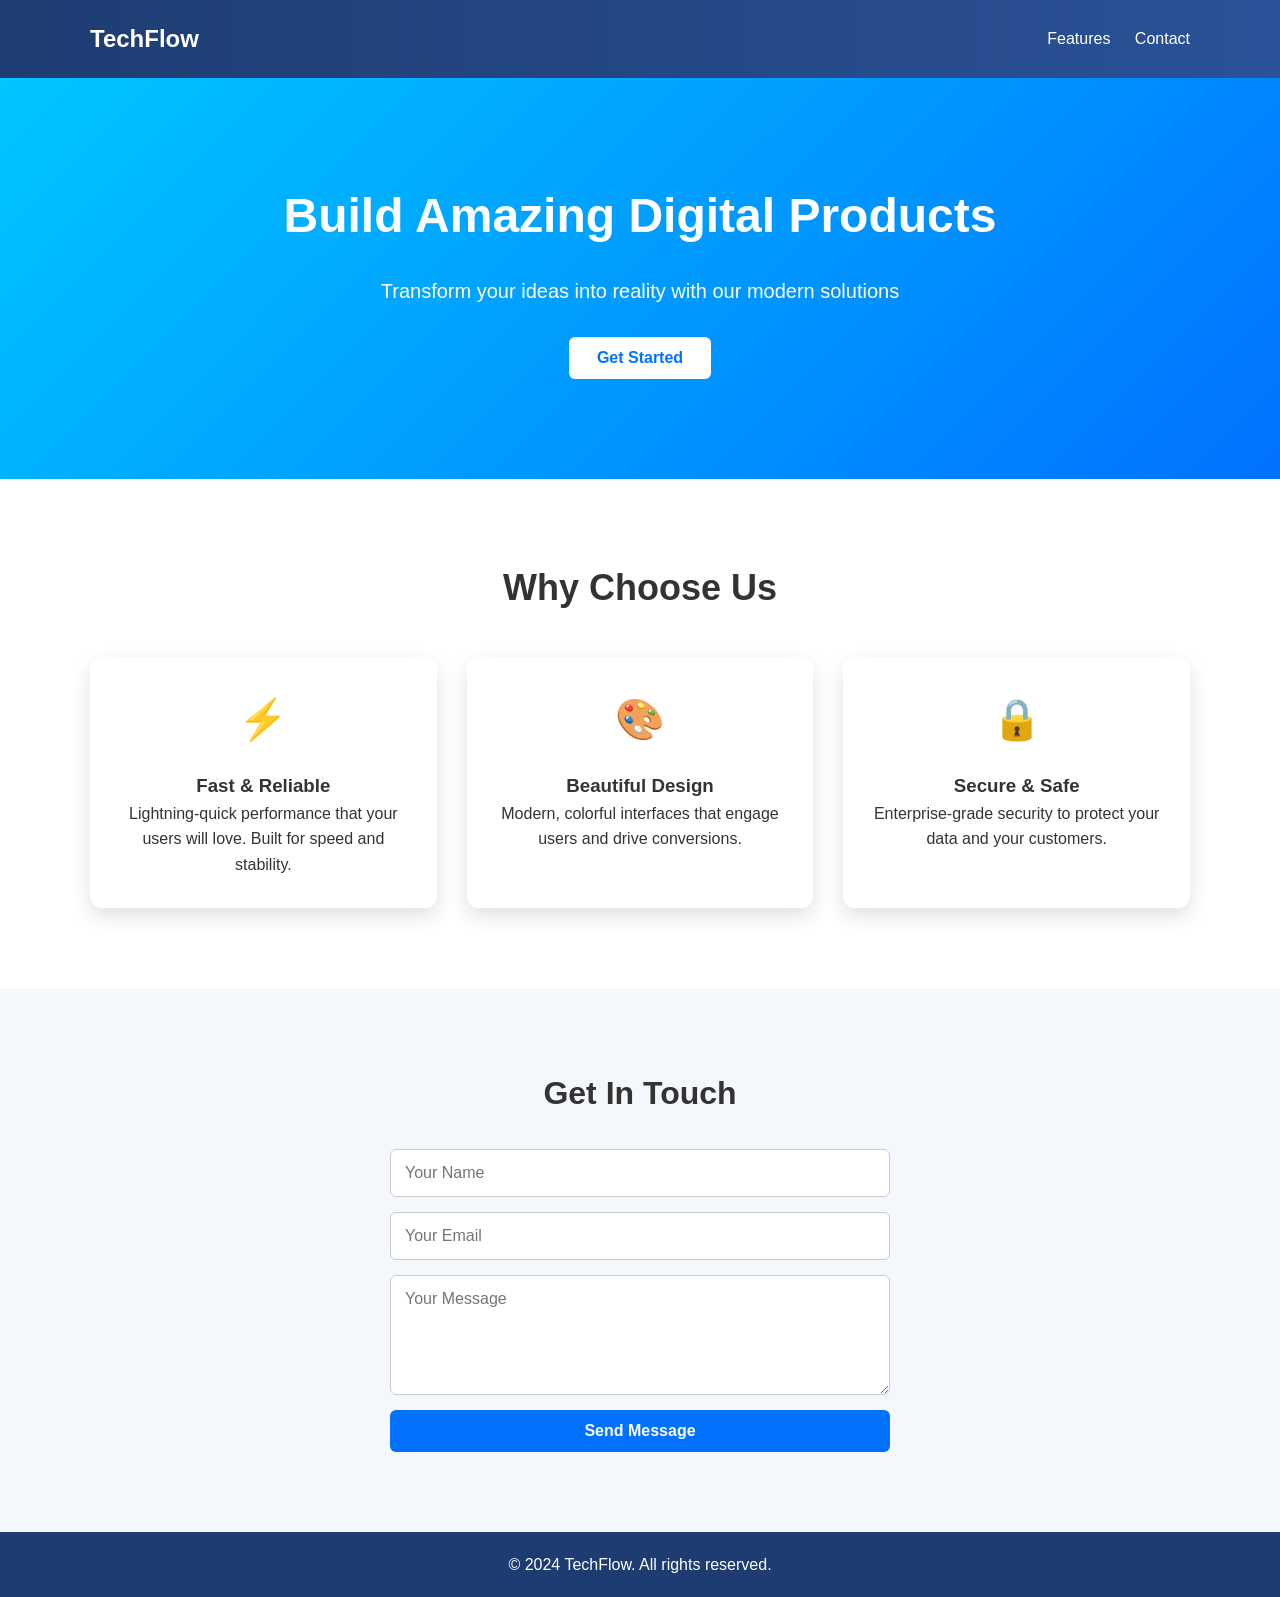
<file: index.html>
<!DOCTYPE html>
<html lang="en">
<head>
    <meta charset="UTF-8">
    <meta name="viewport" content="width=device-width, initial-scale=1.0">
    <title>TechFlow - Digital Solutions</title>
    <style>
        /* RESET & BASE STYLES */
        * {
            margin: 0;
            padding: 0;
            box-sizing: border-box;
        }

        body {
            font-family: 'Segoe UI', Tahoma, Geneva, Verdana, sans-serif;
            line-height: 1.6;
            color: #333;
        }

        /* TODO: Add your CSS here! */
        /* Instructions:
           1. Style the header with a gradient background and flexbox navigation
           2. Create the hero section with a gradient, centered content, and CTA button
           3. Style the features cards with flexbox, shadows, and hover effects
           4. Design the contact form section with inputs and button
           5. Add responsive design for mobile devices
        */
        header {
  background: linear-gradient(90deg, #1e3c72, #2a5298);
  color: white;
  padding: 20px;
}

.header-container {
  max-width: 1100px;
  margin: 0 auto;
  display: flex;
  justify-content: space-between;
  align-items: center;
}

.logo {
  font-size: 24px;
  font-weight: bold;
}

nav a {
  color: white;
  text-decoration: none;
  margin-left: 20px;
  font-weight: 500;
}

.hero {
  background: linear-gradient(135deg, #00c6ff, #0072ff);
  color: white;
  text-align: center;
  padding: 100px 20px;
}

.hero h1 {
  font-size: 48px;
  margin-bottom: 20px;
}

.hero p {
  font-size: 20px;
  margin-bottom: 30px;
}

.hero button,
form button {
  background-color: white;
  color: #0072ff;
  border: none;
  padding: 12px 28px;
  border-radius: 6px;
  font-size: 16px;
  cursor: pointer;
  font-weight: bold;
}

.features {
  padding: 80px 20px;
  text-align: center;
}

.features h2 {
  font-size: 36px;
  margin-bottom: 40px;
}

.cards-container {
  max-width: 1100px;
  margin: 0 auto;
  display: flex;
  gap: 30px;
  justify-content: center;
}

.card {
  background-color: white;
  padding: 30px;
  border-radius: 12px;
  box-shadow: 0 8px 20px rgba(0, 0, 0, 0.12);
  flex: 1;
  transition: transform 0.3s ease;
}

.card:hover {
  transform: translateY(-10px);
}

.card-icon {
  font-size: 40px;
  margin-bottom: 20px;
}

.form-section {
  background-color: #f4f7fb;
  padding: 80px 20px;
}

.form-container {
  max-width: 500px;
  margin: 0 auto;
  text-align: center;
}

.form-container h2 {
  font-size: 32px;
  margin-bottom: 30px;
}

form {
  display: flex;
  flex-direction: column;
  gap: 15px;
}

input,
textarea {
  padding: 14px;
  border: 1px solid #ccc;
  border-radius: 6px;
  font-family: inherit;
  font-size: 16px;
}

textarea {
  min-height: 120px;
}

form button {
  background-color: #0072ff;
  color: white;
}

footer {
  background-color: #1e3c72;
  color: white;
  text-align: center;
  padding: 20px;
}

@media (max-width: 768px) {
  .header-container {
    flex-direction: column;
    gap: 15px;
  }

  nav a {
    margin: 0 10px;
  }

  .hero h1 {
    font-size: 34px;
  }

  .cards-container {
    flex-direction: column;
  }
} v
    </style>
</head>
<body>
    <!-- HEADER / NAVIGATION -->
    <header>
        <div class="header-container">
            <div class="logo">TechFlow</div>
            <nav>
                <a href="#features">Features</a>
                <a href="#contact">Contact</a>
            </nav>
        </div>
    </header>

    <!-- HERO SECTION -->
    <section class="hero">
        <h1>Build Amazing Digital Products</h1>
        <p>Transform your ideas into reality with our modern solutions</p>
        <button>Get Started</button>
    </section>

    <!-- FEATURES SECTION -->
    <section class="features" id="features">
        <h2>Why Choose Us</h2>
        <div class="cards-container">
            <!-- CARD 1 -->
            <div class="card">
                <div class="card-icon">⚡</div>
                <h3>Fast & Reliable</h3>
                <p>Lightning-quick performance that your users will love. Built for speed and stability.</p>
            </div>

            <!-- CARD 2 -->
            <div class="card">
                <div class="card-icon">🎨</div>
                <h3>Beautiful Design</h3>
                <p>Modern, colorful interfaces that engage users and drive conversions.</p>
            </div>

            <!-- CARD 3 -->
            <div class="card">
                <div class="card-icon">🔒</div>
                <h3>Secure & Safe</h3>
                <p>Enterprise-grade security to protect your data and your customers.</p>
            </div>
        </div>
    </section>

    <!-- CONTACT FORM SECTION -->
    <section class="form-section" id="contact">
        <div class="form-container">
            <h2>Get In Touch</h2>
            <form>
                <input type="text" placeholder="Your Name" required>
                <input type="email" placeholder="Your Email" required>
                <textarea placeholder="Your Message" required></textarea>
                <button type="submit">Send Message</button>
            </form>
        </div>
    </section>

    <!-- FOOTER -->
    <footer>
        <p>&copy; 2024 TechFlow. All rights reserved.</p>
    </footer>
</body>
</html>
</file>
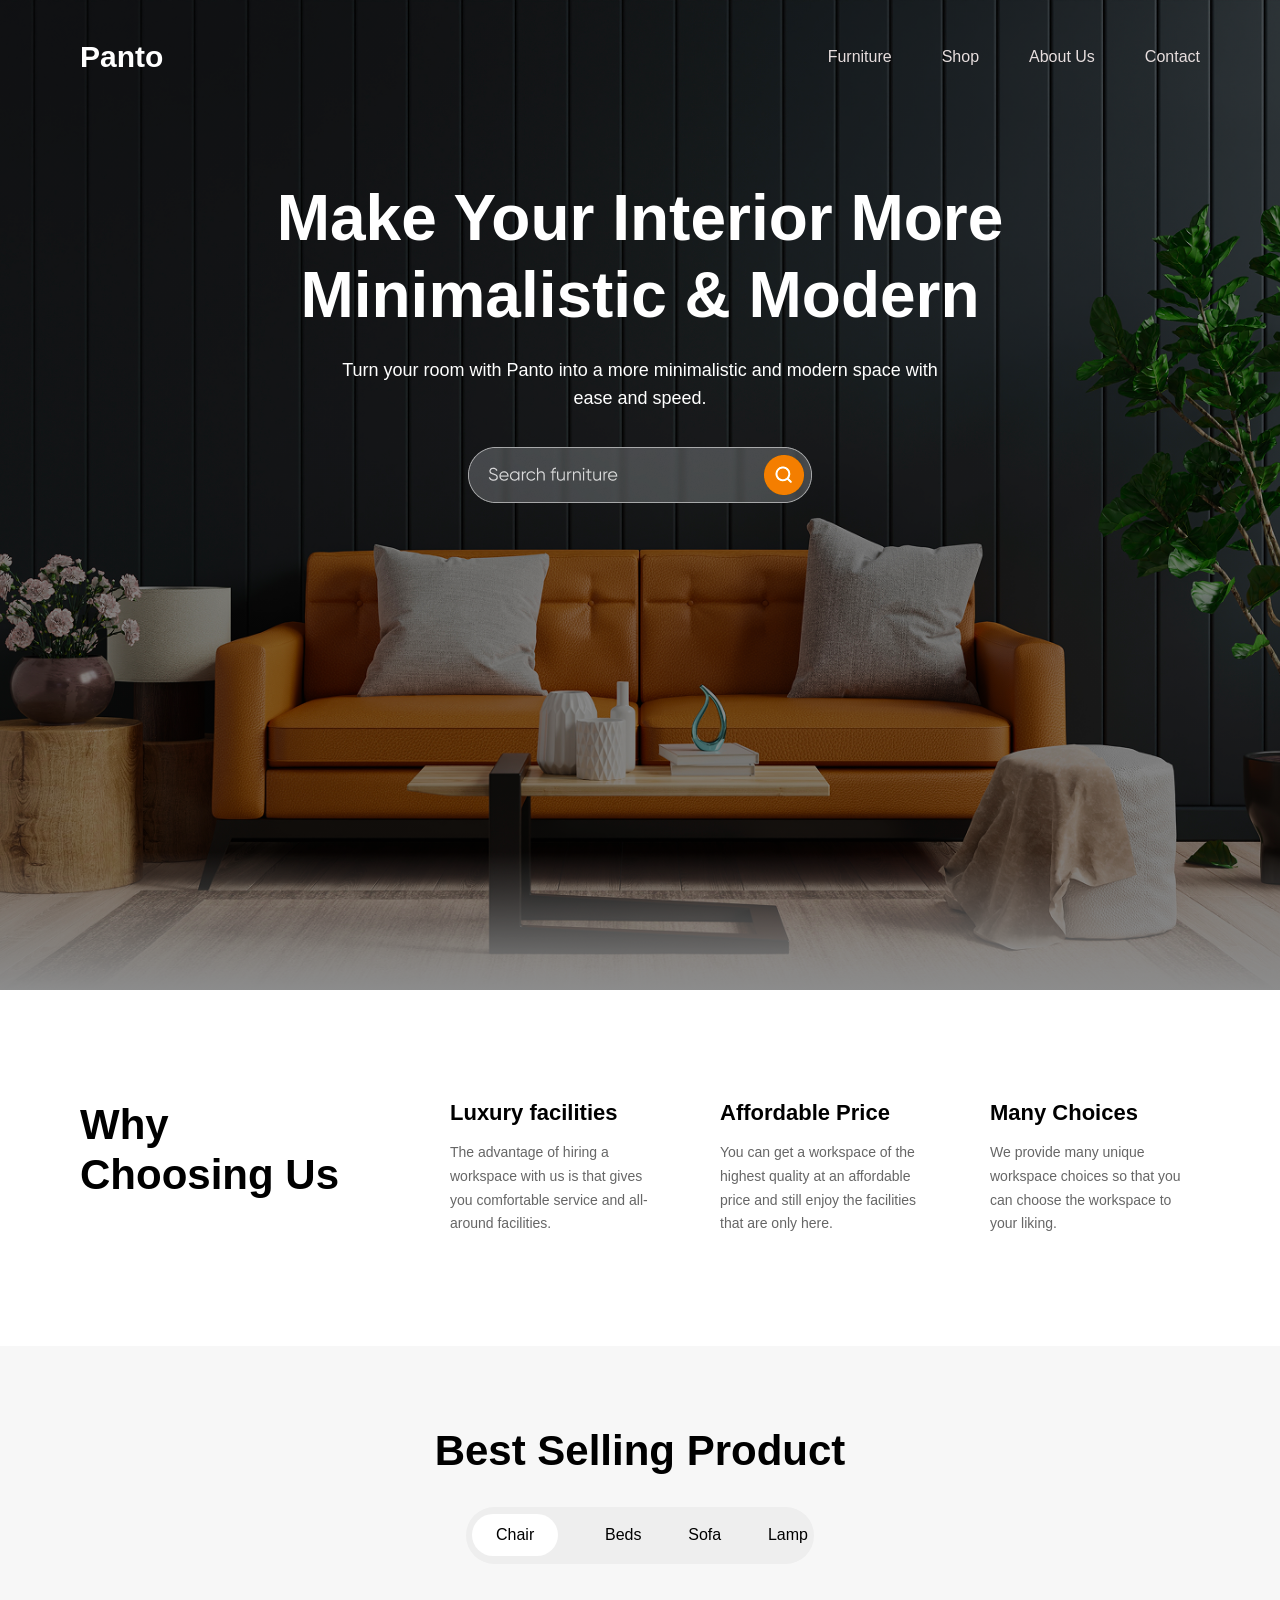
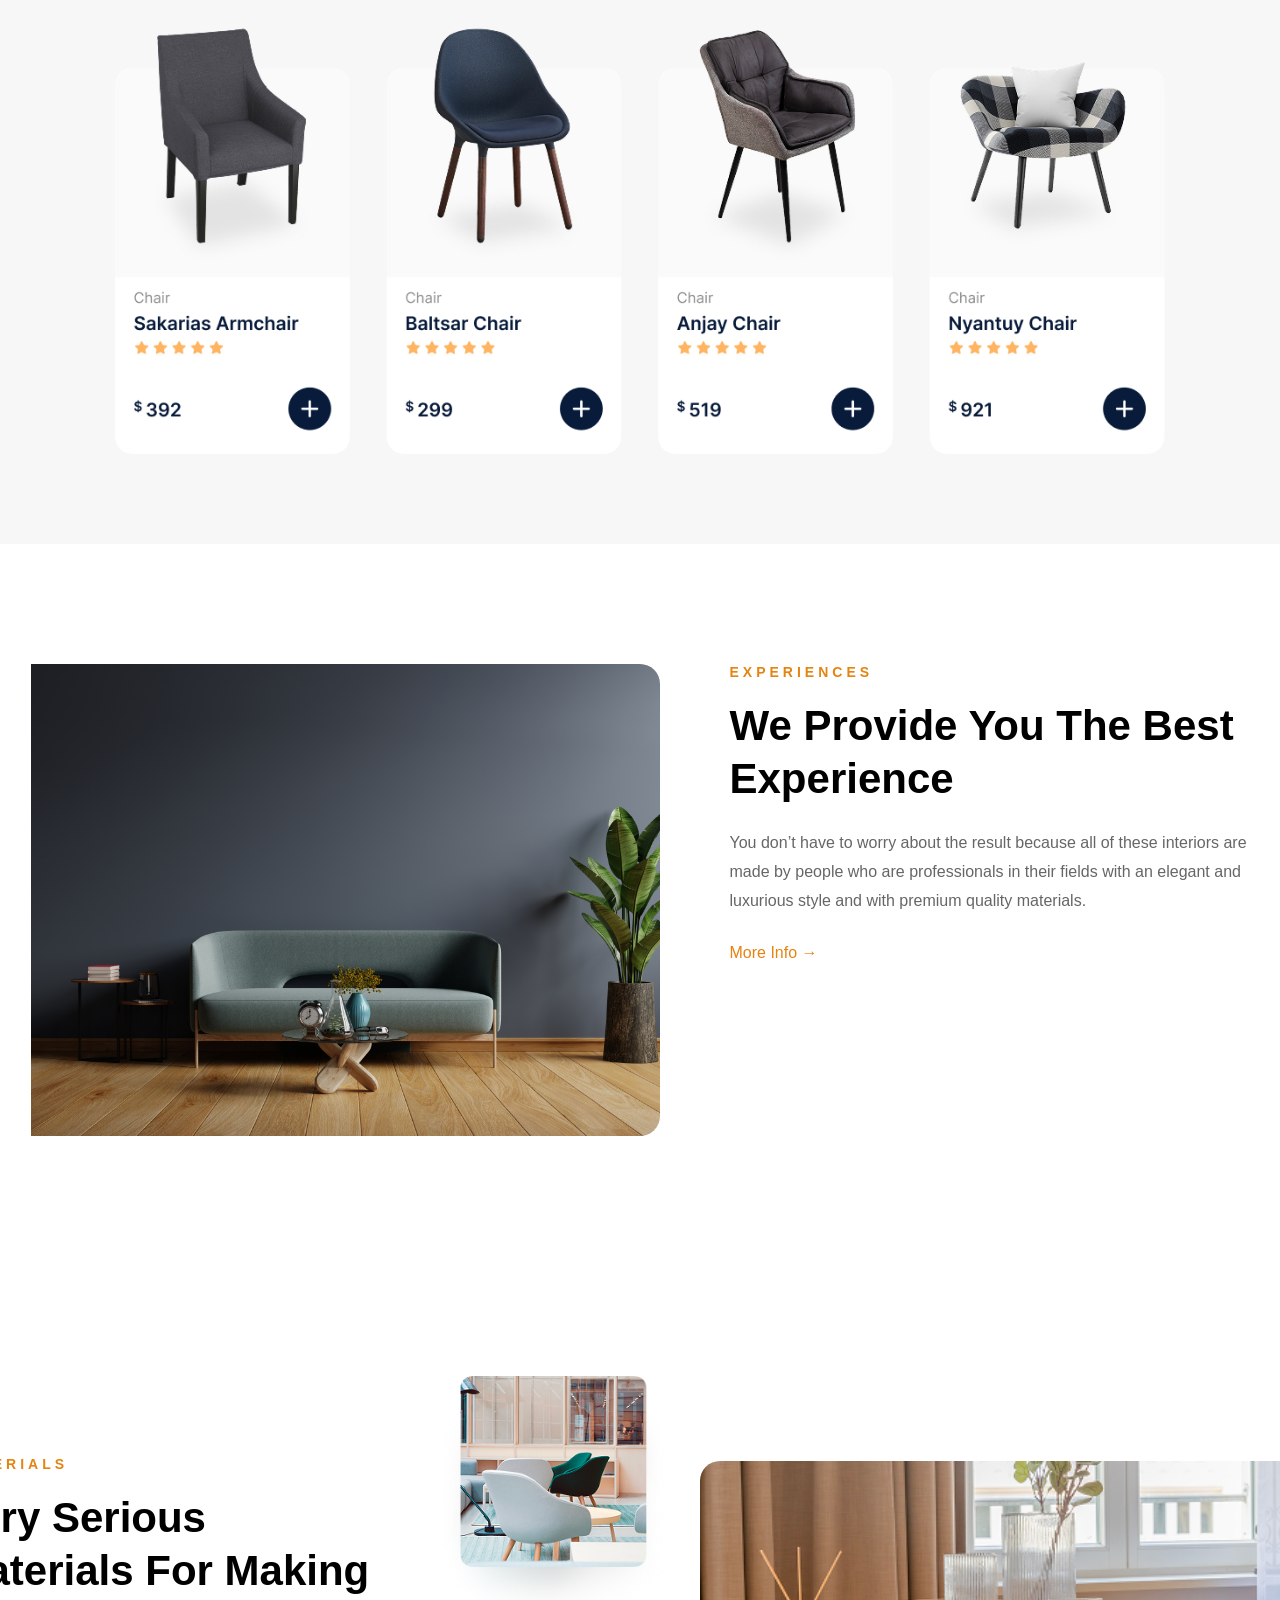
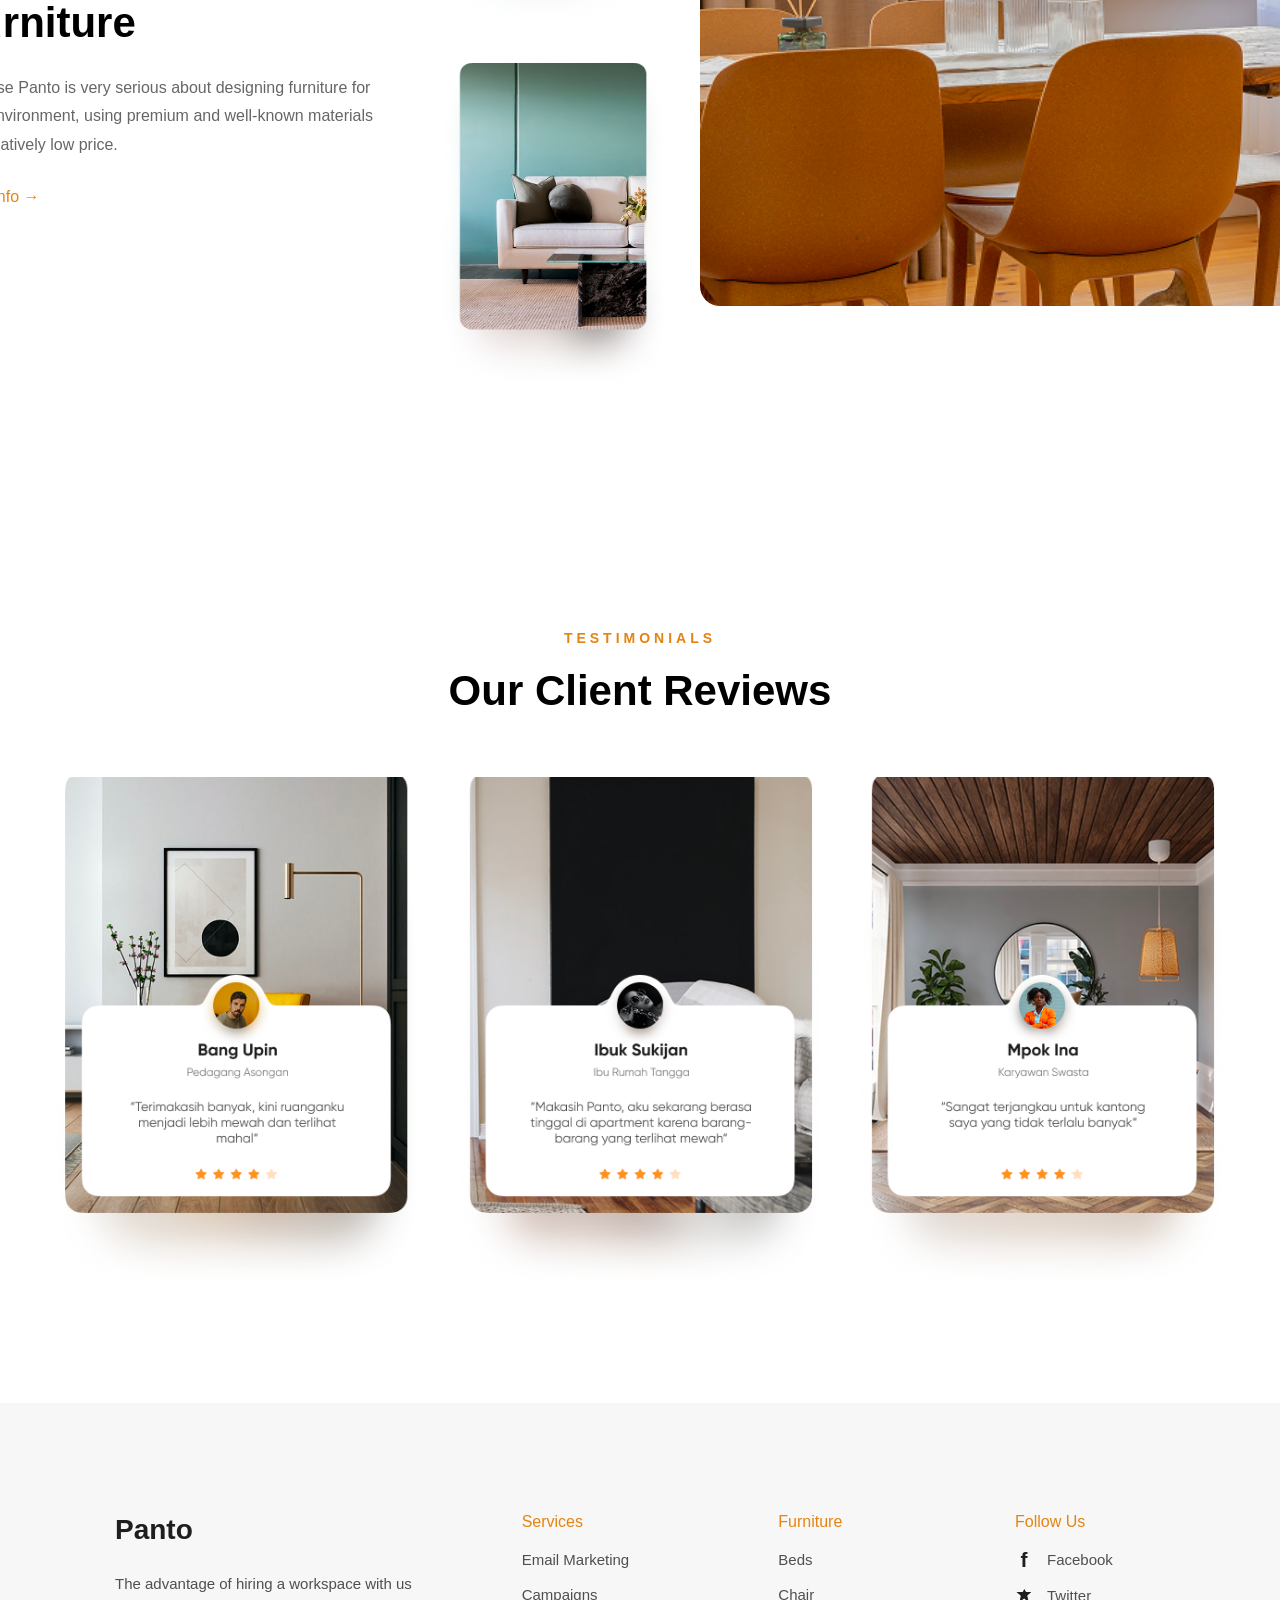
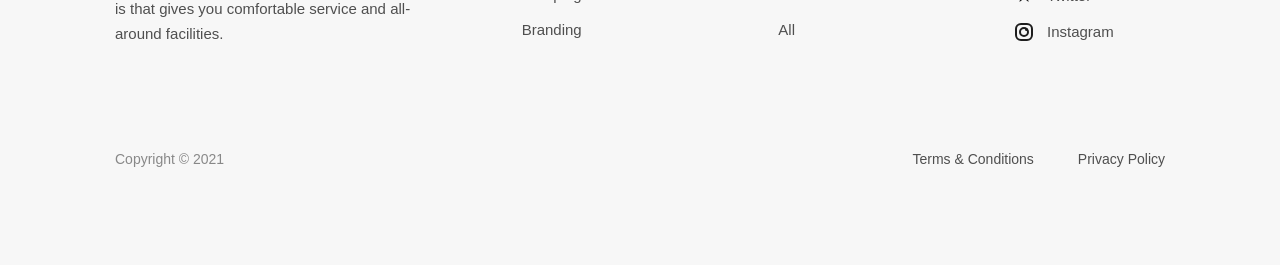
<file: landing_page.html>
<!DOCTYPE html>
<html lang="en">
<head>
    <meta charset="UTF-8">
    <meta name="viewport" content="width=device-width, initial-scale=1.0">
    <title>Panto</title>
    <link rel="stylesheet" href="style.css">
</head>
<body>

<main>

  <section class="hero">

    <header class="site-header">

      <h2 class="logo">Panto</h2>

      <nav>
        <a href="#">Furniture</a>
        <a href="#">Shop</a>
        <a href="#">About Us</a>
        <a href="#">Contact</a>
      </nav>

    </header>

    <h1>Make Your Interior More Minimalistic & Modern</h1>

    <p>
      Turn your room with Panto into a more minimalistic and modern space with ease and speed.
    </p>

    <div class="hero-search">
      <img src="search.png" alt="Search">
    </div>

  </section>
  
  <section class="why">
  <h2>Why Choosing Us</h2>

  <div class="why-container">
    <div>
      <h3>Luxury facilities</h3>
      <p>The advantage of hiring a workspace with us is that gives you comfortable service and all-around facilities.</p>
    </div>

    <div>
      <h3>Affordable Price</h3>
      <p>You can get a workspace of the highest quality at an affordable price and still enjoy the facilities that are only here.</p>
    </div>

    <div>
      <h3>Many Choices</h3>
      <p>We provide many unique workspace choices so that you can choose the workspace to your liking.</p>
    </div>
  </div>
</section>
  <section class="products">
  <h2>Best Selling Product</h2>

  <div class="products-categories">
    <span class="active">Chair</span>
    <span>Beds</span>
    <span>Sofa</span>
    <span>Lamp</span>
  </div>

  <div class="products-image">
    <img src="chairs.png" alt="Products">
  </div>
</section>
  <section class="experience">
  <div class="experience-image">
    <img src="experience.jpg" alt="Interior with sofa">
  </div>

  <div class="experience-content">
    <span>EXPERIENCES</span>
    <h2>We Provide You The Best Experience</h2>
    <p>You don’t have to worry about the result because all of these interiors are made by people who are professionals in their fields with an elegant and luxurious style and with premium quality materials.</p>
    <a href="#">More Info →</a>
  </div>
</section>
  <section class="materials">
  <div class="materials-content">
    <span>MATERIALS</span>
    <h2>Very Serious Materials For Making Furniture</h2>
    <p>Because Panto is very serious about designing furniture for your environment, using premium and well-known materials at a relatively low price.</p>
    <a href="#">More Info →</a>
  </div>

  <div class="materials-images">
    <div class="materials-small-images">
      <img src="materials_white_chair.png" alt="White chair interior">
      <img src="materials_sofa.png" alt="Sofa interior">
    </div>

    <img class="materials-large-image" src="materials_brown_chair.png" alt="Dining room with brown chairs">
  </div>
</section>
 <section class="testimonials">
  <span>TESTIMONIALS</span>
  <h2>Our Client Reviews</h2>

  <div class="testimonials-container">
    <img src="testimonials_bang_upin.png" alt="Bang Upin review">
    <img src="testimonials_ibuk_sukijan.png" alt="Ibuk Sukijan review">
    <img src="testimonials_mpok_ina.png" alt="Mpok Ina review">
  </div>
</section> 
    
</main>

<footer>
<div class="footer-container">
<div class="footer-column">   
  <h2>Panto</h2>
  <p>The advantage of hiring a workspace with us is that gives you comfortable service and all-around facilities.</p> 
</div>
<div class="footer-column">
  <h3>Services</h3>

  <ul>
    <li>Email Marketing</li>
    <li>Campaigns</li>
    <li>Branding</li>
  </ul>
</div>
 <div class="footer-column">  
  <h3>Furniture</h3>

  <ul>
    <li>Beds</li>
    <li>Chair</li>
    <li>All</li>
  </ul>
</div>
<div class="footer-column">  
  <h3>Follow Us</h3>

  <ul class="social-links">
    <li><span class="social-icon facebook">f</span>Facebook</li>
    <li><span class="social-icon twitter">t</span>Twitter</li>
    <li><span class="social-icon instagram"></span>Instagram</li>
  </ul>
</div>
</div> 

<div class="footer-bottom">
  <p>Copyright © 2021</p>

  <div>
    <a href="#">Terms & Conditions</a>
    <a href="#">Privacy Policy</a>
  </div>
</div>

</footer>

</body>
</html>
</file>
<file: style.css>
* {
  margin: 0;
  padding: 0;
  box-sizing: border-box;
}

body {
  font-family: Arial, sans-serif;
}

.site-header {
  position: absolute;
  top: 40px;
  left: 0;
  width: 100%;
  padding: 0 80px;
  display: flex;
  justify-content: space-between;
  align-items: center;
  z-index: 10;
}

.logo {
  font-size: 30px;
  font-weight: bold;
  color: white;
}

.site-header nav {
  display: flex;
  gap: 50px;
}

.site-header a {
  text-decoration: none;
  color: rgb(231, 222, 222);
  font-size: 16px;
}

.hero {
  position: relative;

  background-image: linear-gradient(
      rgba(0, 0, 0, 0.45),
      rgba(0, 0, 0, 0.45)
    ),
    url("hero.png");

  background-size: cover;
  background-position: center bottom;

  color: white;
  text-align: center;

  min-height: 110vh;

  display: flex;
  flex-direction: column;
  justify-content: flex-start;
  align-items: center;

  padding-top: 180px;
}

.hero h1 {
  font-size: 64px;
  max-width: 800px;
  margin: 0 auto;
  line-height: 1.2;
}

.hero p {
  margin-top: 22px;
  margin-bottom: 34px;
  font-size: 18px;
  line-height: 1.6;
  max-width: 620px;
  margin-left: auto;
  margin-right: auto;
}

.hero-search {
  display: flex;
  justify-content: center;
}


.why {
  padding: 110px 80px;
  background-color: white;
  display: flex;
  align-items: flex-start;
  gap: 90px;
}

.why h2 {
  font-size: 42px;
  line-height: 1.2;
  width: 280px;
  text-align: left;
}

.why-container h3 {
  margin-bottom: 15px;
  font-size: 22px;
}

.why-container {
  display: flex;
  gap: 60px;
  flex: 1;
  margin-top: 0;
}

.why-container div {
  background-color: transparent;
  padding: 0;
  border-radius: 0;
  flex: 1;
}

.why-container p {
  font-size: 14px;
  line-height: 1.7;
  color: #666;
}

.products {
  padding: 80px 20px 90px;
  background-color: #f7f7f7;
  text-align: center;
}

.products h2 {
  font-size: 42px;
  line-height: 1.2;
  margin-bottom: 30px;
}

.products-categories {
  display: flex;
  justify-content: space-between;
  align-items: center;
  width: 348px;
  height: 57px;
  background-color: #eeeeee;
  margin: 0 auto 60px;
  padding: 6px;
  border-radius: 50px;
}

.products-categories .active {
  background-color: white;
  padding: 12px 24px;
  border-radius: 30px;
}

.products-image img {
  width: 100%;
  max-width: 1050px;
  display: block;
  margin: 0 auto;
}

.experience {
  padding: 120px 80px;
  background-color: white;
  display: flex;
  align-items: flex-start;
  justify-content: center;
  gap: 70px;
}

.experience-image {
  flex: 0 0 629px;
}

.experience-image img {
  width: 100%;
  max-width: 629px;
  display: block;
  border-radius: 0 20px 20px 0;
}

.experience-content {
  flex: 0 0 520px;
}

.experience-content span {
  display: block;
  margin-bottom: 20px;
  color: #e58411;
  font-size: 14px;
  font-weight: bold;
  letter-spacing: 4px;
}

.experience-content h2 {
  font-size: 42px;
  line-height: 1.25;
  margin-bottom: 24px;
}

.experience-content p {
  font-size: 16px;
  line-height: 1.8;
  color: #666;
  margin-bottom: 28px;
}

.experience-content a {
  color: #e58411;
  text-decoration: none;
  font-size: 16px;
}

.materials {
  padding: 120px 40px;
  background-color: white;
  display: flex;
  align-items: flex-start;
  justify-content: center;
  gap: 60px;
}

.materials-content {
  flex: 0 0 430px;
  padding-top: 80px;
}

.materials-content span {
  display: block;
  margin-bottom: 20px;
  color: #e58411;
  font-size: 14px;
  font-weight: bold;
  letter-spacing: 4px;
}

.materials-content h2 {
  font-size: 42px;
  line-height: 1.25;
  margin-bottom: 24px;
}

.materials-content p {
  font-size: 16px;
  line-height: 1.8;
  color: #666;
  margin-bottom: 28px;
}

.materials-content a {
  color: #e58411;
  text-decoration: none;
  font-size: 16px;
}

.materials-images {
  display: flex;
  align-items: center;
  gap: 35px;
}

.materials-small-images {
  display: flex;
  flex-direction: column;
  gap: 26px;
}

.materials-small-images img:first-child {
  width: 223px;
  height: 250px;
  object-fit: cover;
  border-radius: 16px;
}

.materials-small-images img:last-child {
  width: 223px;
  height: 338px;
  object-fit: cover;
  border-radius: 16px;
}

.materials-large-image {
  width: 629px;
  height: 445px;
  object-fit: cover;
  border-radius: 20px 0 0 20px;
}

.testimonials {
  padding: 120px 40px;
  background-color: white;
  text-align: center;
}

.testimonials > span {
  display: block;
  margin-bottom: 20px;
  color: #e58411;
  font-size: 14px;
  font-weight: bold;
  letter-spacing: 4px;
}

.testimonials h2 {
  font-size: 42px;
  line-height: 1.2;
  margin-bottom: 60px;
}

.testimonials-container {
  display: flex;
  justify-content: center;
  gap: 32px;
}

.testimonials-container img {
  width: 370px;
  height: 506px;
  object-fit: cover;
  border-radius: 20px;
}

footer {
  min-height: 462px;
  padding: 110px 80px 52px;
  background-color: #f7f7f7;
  color: #1e1e1e;
}

.footer-container {
  display: grid;
  grid-template-columns: 300px 150px 130px 150px;
  justify-content: space-between;
  gap: 60px;
  max-width: 1050px;
  margin: 0 auto;
}

.footer-column h2 {
  font-size: 28px;
  line-height: 1.2;
  margin-bottom: 26px;
}

.footer-column h3 {
  margin-bottom: 20px;
  color: #e58411;
  font-size: 16px;
  font-weight: 500;
}

.footer-column p {
  color: #4f4f4f;
  font-size: 15px;
  line-height: 1.65;
}

.footer-column ul {
  list-style: none;
}

.footer-column li {
  margin-bottom: 18px;
  color: #4f4f4f;
  font-size: 15px;
}

.footer-bottom {
  max-width: 1050px;
  margin: 92px auto 0;
  display: flex;
  justify-content: space-between;
  align-items: center;
  gap: 24px;
}

.footer-bottom p {
  color: #888;
  font-size: 14px;
}

.footer-bottom div {
  display: flex;
  gap: 44px;
}

.footer-bottom a {
  color: #4f4f4f;
  font-size: 14px;
  text-decoration: none;
}

.social-links li {
  display: flex;
  align-items: center;
  gap: 14px;
}

.social-icon {
  width: 18px;
  height: 18px;
  display: inline-flex;
  align-items: center;
  justify-content: center;
  flex: 0 0 18px;
  color: #1e1e1e;
  font-weight: 700;
  line-height: 1;
}

.facebook {
  font-family: Arial, sans-serif;
  font-size: 21px;
}

.twitter {
  position: relative;
  font-size: 0;
}

.twitter::before {
  content: "";
  width: 15px;
  height: 13px;
  background-color: #1e1e1e;
  clip-path: polygon(0 23%, 42% 23%, 52% 0, 64% 23%, 100% 23%, 72% 49%, 81% 100%, 51% 72%, 20% 100%, 29% 52%);
}

.instagram {
  position: relative;
  border: 2px solid #1e1e1e;
  border-radius: 6px;
}

.instagram::before {
  content: "";
  width: 6px;
  height: 6px;
  border: 2px solid #1e1e1e;
  border-radius: 50%;
}

.instagram::after {
  content: "";
  position: absolute;
  top: 3px;
  right: 3px;
  width: 3px;
  height: 3px;
  background-color: #1e1e1e;
  border-radius: 50%;
}



@media (max-width: 768px) {
  .site-header {
    padding: 0 24px;
    top: 24px;
  }

  .site-header nav {
    gap: 20px;
  }

  .site-header a {
    font-size: 14px;
  }

  .hero {
    min-height: 100vh;
    padding-top: 150px;
  }

  .hero h1 {
    font-size: 42px;
    max-width: 90%;
  }

  .hero p {
    font-size: 16px;
    max-width: 90%;
  }

  .why {
    padding: 70px 24px;
    flex-direction: column;
    gap: 40px;
  }

  .why h2 {
    width: 100%;
    font-size: 34px;
  }

  .why-container {
    flex-direction: column;
    gap: 32px;
  }

  .products {
    padding: 60px 16px 70px;
  }

  .products h2 {
    font-size: 34px;
  }

  .products-categories {
    width: 100%;
    max-width: 348px;
    margin-bottom: 40px;
  }

  .products-categories span {
    font-size: 14px;
  }

  .products-categories .active {
    padding: 12px 20px;
  }

  .experience {
    padding: 70px 24px;
    flex-direction: column;
    gap: 40px;
  }

  .experience-image {
    flex: 0 0 auto;
  }

  .experience-image img {
    max-width: 100%;
    border-radius: 16px;
  }

  .experience-content {
    flex: 0 0 auto;
    max-width: 100%;
  }

  .experience-content h2 {
    font-size: 34px;
  }

  .materials {
    padding: 70px 24px;
    flex-direction: column;
    gap: 40px;
  }

  .materials-content {
    flex: 0 0 auto;
    padding-top: 0;
  }

  .materials-content h2 {
    font-size: 34px;
  }

  .materials-images {
    width: 100%;
    flex-direction: column;
    gap: 20px;
  }

  .materials-small-images {
    width: 100%;
    flex-direction: row;
    gap: 16px;
  }

  .materials-small-images img:first-child,
  .materials-small-images img:last-child {
    width: 100%;
    height: 220px;
  }

  .materials-large-image {
    width: 100%;
    height: auto;
    border-radius: 16px;
  }

  .testimonials {
    padding: 70px 24px;
  }

  .testimonials h2 {
    font-size: 34px;
    margin-bottom: 40px;
  }

  .testimonials-container {
    flex-direction: column;
    align-items: center;
    gap: 24px;
  }

  .testimonials-container img {
    width: 100%;
    max-width: 370px;
    height: auto;
  }

  footer {
    padding: 70px 24px 35px;
  }

  .footer-container {
    grid-template-columns: 1fr;
    gap: 38px;
  }

  .footer-column p {
    max-width: 100%;
  }

  .footer-bottom {
    margin-top: 55px;
    align-items: flex-start;
    flex-direction: column;
  }

  .footer-bottom div {
    flex-direction: column;
    gap: 16px;
  }
}
</file>
